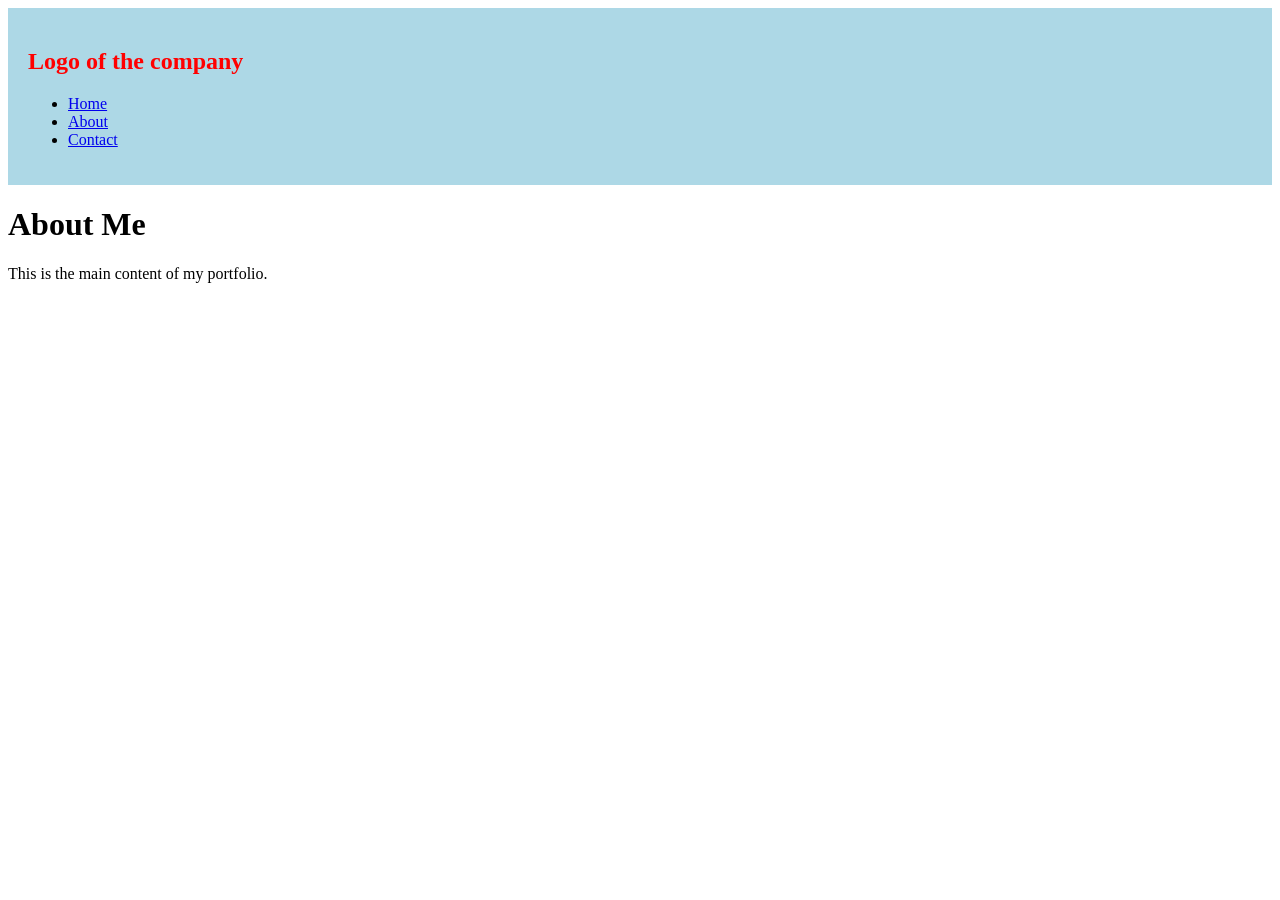
<file: about-me.html>
<!doctype html>
<html lang="en">
  <head>
    <meta charset="UTF-8" />
    <meta name="viewport" content="width=device-width, initial-scale=1.0" />
    <title>Portfolio</title>
  </head>
  <body>
    <header style="background-color: lightblue; padding: 20px">
      <nav>
        <h2 style="color: red">Logo of the company</h2>
        <ul>
          <li><a href="index.html">Home</a></li>
          <li><a href="about-me.html">About</a></li>
          <li><a href="contact-me.html">Contact</a></li>
        </ul>
      </nav>
    </header>

    <main>
      <h1>About Me</h1>
      <p>This is the main content of my portfolio.</p>
    </main>
  </body>
</html>
</file>
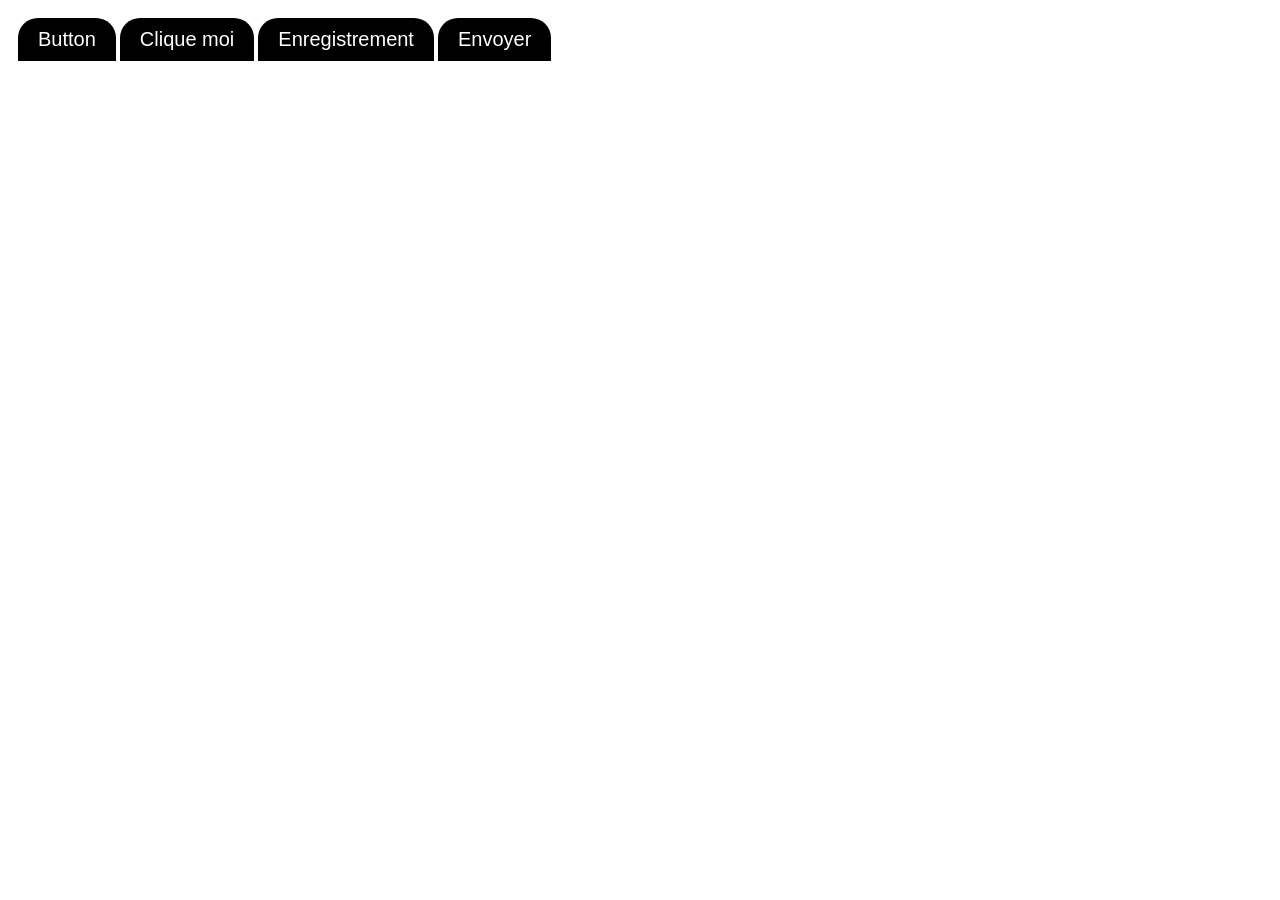
<file: button.html>
<!DOCTYPE html>
<html lang="en">
  <head>
    <meta charset="UTF-8" />
    <meta name="viewport" content="width=device-width, initial-scale=1.0" />
    <title>Button</title>
    <style>
      body {
        padding: 10px;
      }
      button {
        padding: 10px 20px;
        border: none;
        /* border-radius: 4px; */
        border-top-left-radius: 20px;
        border-top-right-radius: 20px;
        background-color: black;
        color: white;

        font-size: 20px;
        cursor: pointer;
      }

      button:hover {
        background-color: red;
      }
    </style>
  </head>
  <body>
    <button type="button">Button</button>
    <button type="button">Clique moi</button>
    <button type="button">Enregistrement</button>
    <button type="button">Envoyer</button>
  </body>
</html>
</file>
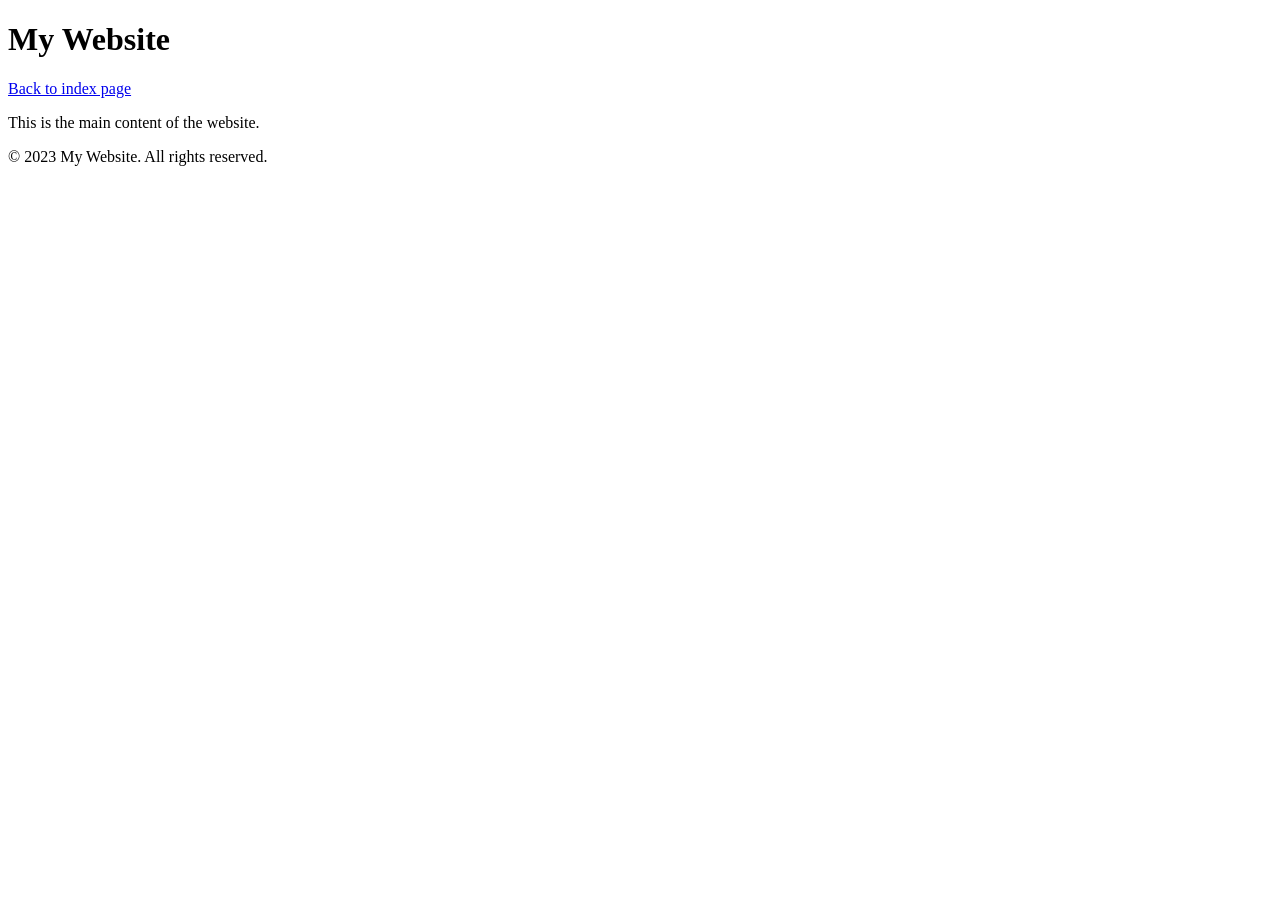
<file: clay.html>
<!doctype html>
<html lang="en">
  <head>
    <meta charset="UTF-8" />
    <meta name="viewport" content="width=device-width, initial-scale=1.0" />
    <title>Document</title>
  </head>
  <body>
    <header>
      <h1>My Website</h1>

      <a href="index.html" class="">Back to index page</a>
    </header>
    <main>
      <p>This is the main content of the website.</p>
    </main>
    <footer>
      <p>&copy; 2023 My Website. All rights reserved.</p>
    </footer>
  </body>
</html>
</file>
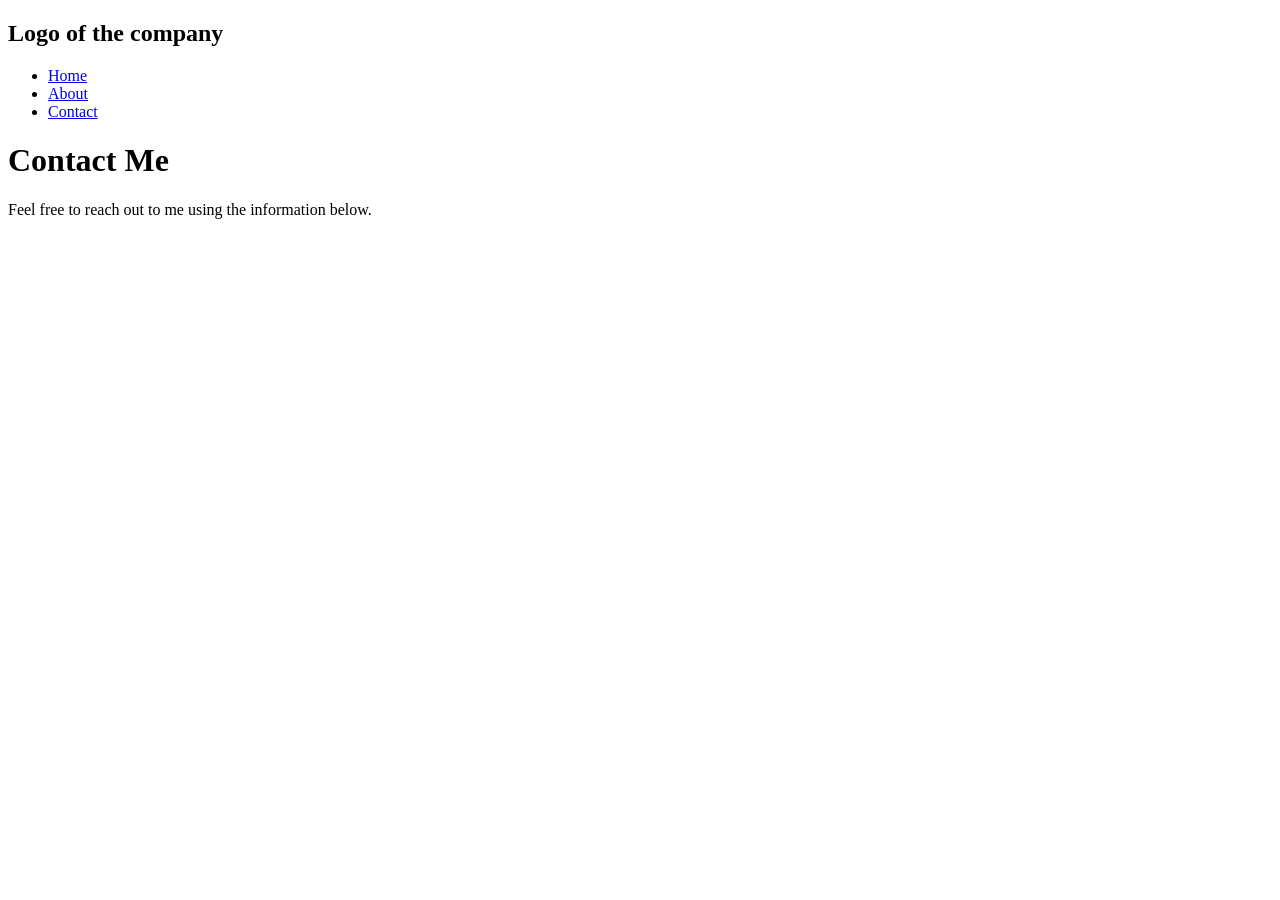
<file: contact-me.html>
<!doctype html>
<html lang="en">
  <head>
    <meta charset="UTF-8" />
    <meta name="viewport" content="width=device-width, initial-scale=1.0" />
    <title>Portfolio</title>
  </head>
  <body>
    <header>
      <nav>
        <h2>Logo of the company</h2>
        <ul>
          <li><a href="index.html">Home</a></li>
          <li><a href="about-me.html">About</a></li>
          <li><a href="contact-me.html">Contact</a></li>
        </ul>
      </nav>
    </header>

    <main>
      <h1>Contact Me</h1>
      <p>Feel free to reach out to me using the information below.</p>
    </main>
  </body>
</html>
</file>
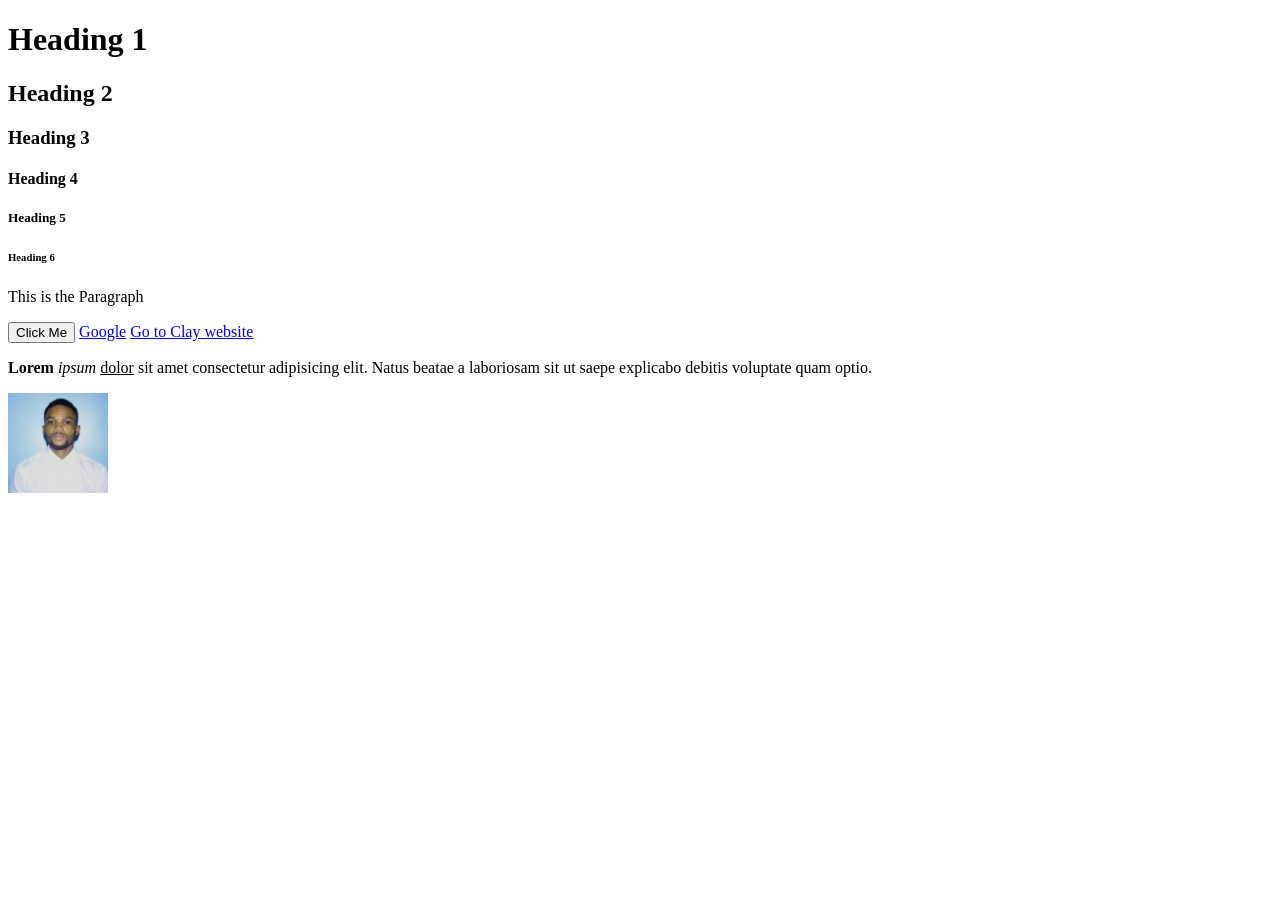
<file: index0.html>
<!doctype html>
<html lang="en">
  <head>
    <meta charset="UTF-8" />
    <meta name="viewport" content="width=device-width, initial-scale=1.0" />
    <title>Document</title>
  </head>
  <body>
    <h1>Heading 1</h1>
    <h2>Heading 2</h2>
    <h3>Heading 3</h3>
    <h4>Heading 4</h4>
    <h5>Heading 5</h5>
    <h6>Heading 6</h6>

    <p>This is the Paragraph</p>

    <button>Click Me</button>

    <a href="https://google.com">Google</a>

    <a href="clay.html">Go to Clay website</a>

    <p>
      <b>Lorem</b> <i>ipsum</i> <u>dolor</u> sit amet consectetur adipisicing
      elit. Natus beatae a laboriosam sit ut saepe explicabo debitis voluptate
      quam optio.
    </p>

    <img
      width="100"
      src="./Bisimwa Grace.jpeg"
      alt="Description of the image"
    />
  </body>
</html>
</file>
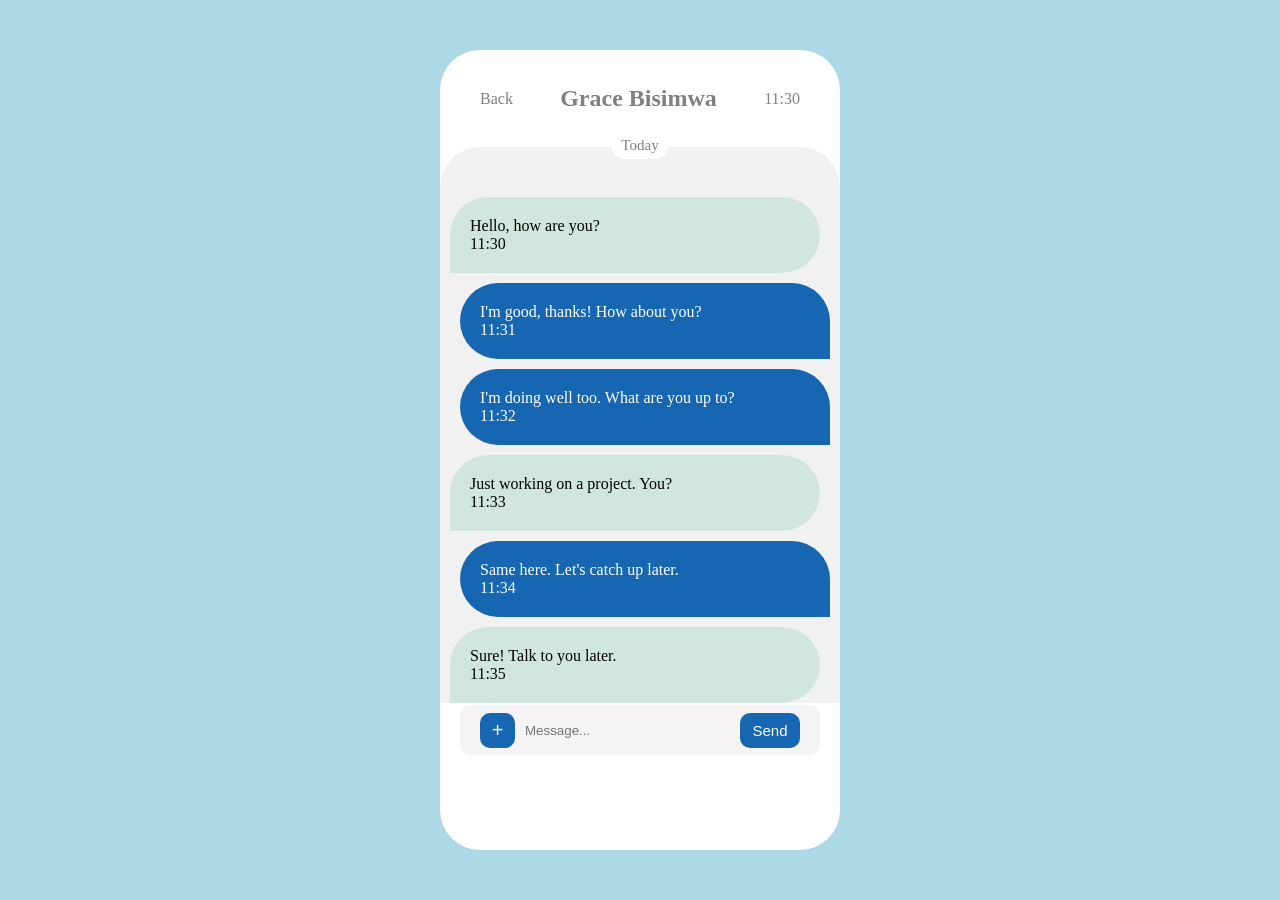
<file: messages.html>
<!doctype html>
<html lang="en">
  <head>
    <meta charset="UTF-8" />
    <meta name="viewport" content="width=device-width, initial-scale=1.0" />
    <title>Messages</title>
    <link rel="stylesheet" href="style.css" />
  </head>
  <body>
    <main class="">
      <div class="header">
        <a href="index.html" class="">Back</a>
        <h2 class="">Grace Bisimwa</h2>
        <span class="">11:30</span>
      </div>

      <div class="messages">
        <span class="moment" id="">Today</span>

        <div class="scroll">
          <div class="message me">
            <p class="text">Hello, how are you?</p>
            <span class="time">11:30</span>
          </div>

          <div class="message sender">
            <p class="text">I'm good, thanks! How about you?</p>
            <span class="time">11:31</span>
          </div>

          <div class="message sender">
            <p class="text">I'm doing well too. What are you up to?</p>
            <span class="time">11:32</span>
          </div>

          <div class="message me">
            <p class="text">Just working on a project. You?</p>
            <span class="time">11:33</span>
          </div>

          <div class="message sender">
            <p class="text">Same here. Let's catch up later.</p>
            <span class="time">11:34</span>
          </div>

          <div class="message me">
            <p class="text">Sure! Talk to you later.</p>
            <span class="time">11:35</span>
          </div>
        </div>
      </div>

      <div class="input">
        <button class="plus">+</button>
        <input type="text" placeholder="Message..." />
        <button class="send">Send</button>
      </div>
    </main>
  </body>
</html>
</file>
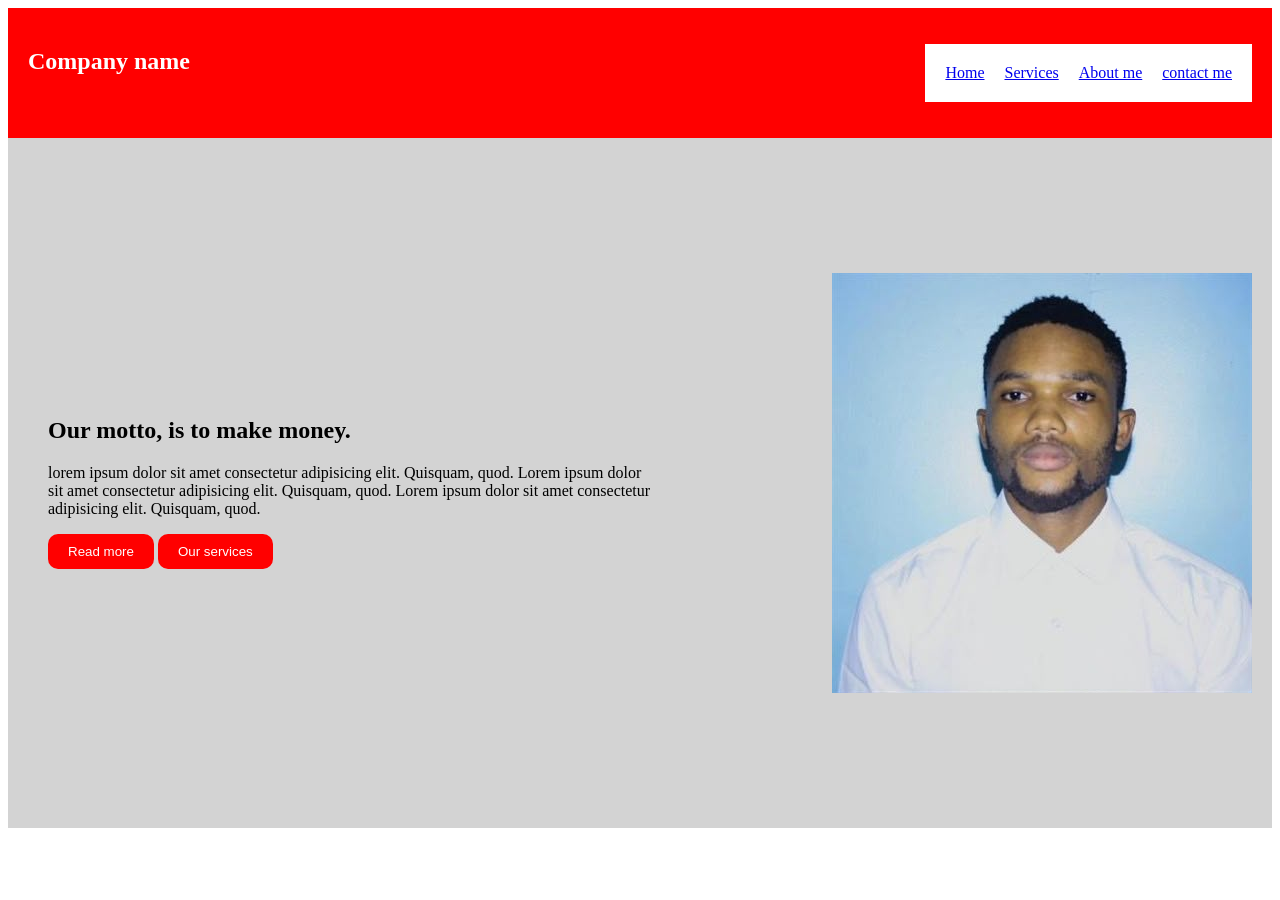
<file: mission.html>
<!doctype html>
<html lang="en">
  <head>
    <meta charset="UTF-8" />
    <meta name="viewport" content="width=device-width, initial-scale=1.0" />
    <title>Document</title>
    <style>
      nav {
        background-color: red;
        color: white;
        padding: 20px;
        display: flex;
        flex-direction: row;
        justify-content: space-between;
      }
      nav ul {
        list-style: none;
        background-color: white;
        display: flex;
        flex-direction: row;
        padding: 10px;
      }
      nav ul li {
        margin: 10px;
      }

      section {
        background-color: lightgray;
        height: 650px;
        display: flex;
        align-items: center;
        padding: 20px;
        justify-content: space-between;
      }
      section div {
        width: 50%;
        padding: 20px;
        /* background-color: lightblue; ctrl+/ */
      }
      section div button {
        padding-top: 10px;
        padding-bottom: 10px;
        padding-left: 20px;
        padding-right: 20px;
        cursor: pointer;
        color: white;
        background-color: red;
        border: none;
        border-radius: 10px;
      }
    </style>
  </head>
  <body>
    <header>
      <nav>
        <h1>Company name</h1>

        <ul>
          <li><a href="index.html">Home</a></li>
          <li><a href="services.html">Services</a></li>
          <li><a href="about-me.html">About me</a></li>
          <li><a href="contact-me.html">contact me</a></li>
        </ul>
      </nav>
    </header>

    <section class="">
      <div>
        <h1>Our motto, is to make money.</h1>
        <p>
          lorem ipsum dolor sit amet consectetur adipisicing elit. Quisquam,
          quod. Lorem ipsum dolor sit amet consectetur adipisicing elit.
          Quisquam, quod. Lorem ipsum dolor sit amet consectetur adipisicing
          elit. Quisquam, quod.
        </p>

        <button>Read more</button>
        <button>Our services</button>
      </div>

      <img src="./Bisimwa Grace.jpeg" alt="Mission Image" />
    </section>
  </body>
</html>
</file>
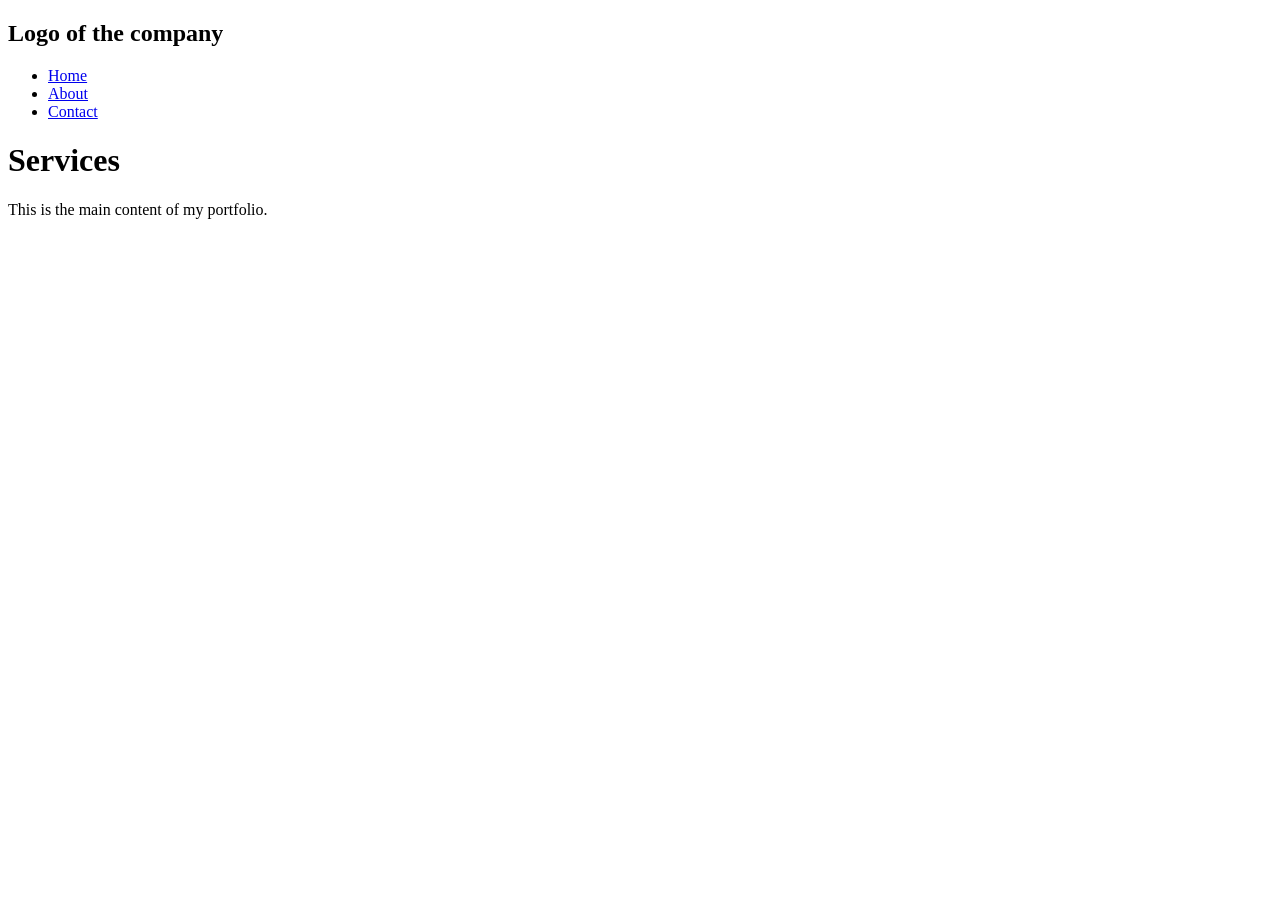
<file: services.html>
<!doctype html>
<html lang="en">
  <head>
    <meta charset="UTF-8" />
    <meta name="viewport" content="width=device-width, initial-scale=1.0" />
    <title>Portfolio</title>
  </head>
  <body>
    <header>
      <nav>
        <h2>Logo of the company</h2>
        <ul>
          <li><a href="index.html">Home</a></li>
          <li><a href="about-me.html">About</a></li>
          <li><a href="contact-me.html">Contact</a></li>
        </ul>
      </nav>
    </header>

    <main>
      <h1>Services</h1>
      <p>This is the main content of my portfolio.</p>
    </main>
  </body>
</html>
</file>
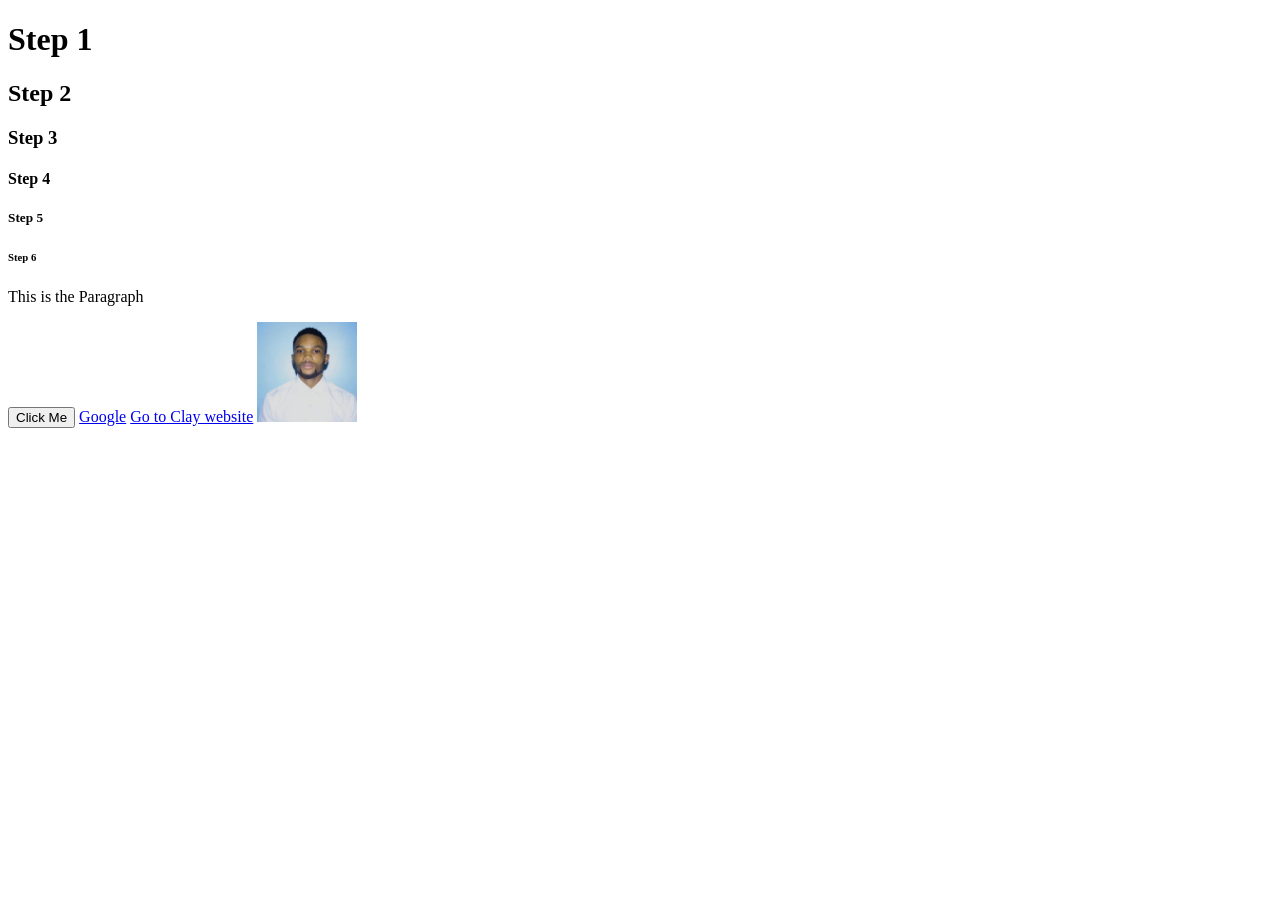
<file: step.html>
<!doctype html>
<html lang="en">
  <head>
    <meta charset="UTF-8" />
    <meta name="viewport" content="width=device-width, initial-scale=1.0" />
    <title>Document</title>
  </head>
  <body>
    <h1>Step 1</h1>
    <h2>Step 2</h2>
    <h3>Step 3</h3>
    <h4>Step 4</h4>
    <h5>Step 5</h5>
    <h6>Step 6</h6>
    <p>This is the Paragraph</p>
    <button>Click Me</button>
    <a href="https://google.com">Google</a>
    <a href="clay.html">Go to Clay website</a>

    <img
      width="100"
      src="./Bisimwa Grace.jpeg"
      alt="Description of the image"
    />
  </body>
</html>
</file>
<file: style.css>
* {
  padding: 0;
  margin: 0;
  box-sizing: border-box;
}

body {
  background-color: lightblue;
  display: flex;
  justify-content: center;
  align-items: center;
}

main {
  overflow: hidden;
  width: 400px;
  height: 800px;
  margin: 50px auto;
  border-radius: 40px;
  background-color: white;
}

.header {
  display: flex;
  align-items: center;
  color: grey;
  justify-content: space-between;
  padding: 35px 40px;
}
.header a {
  color: grey;
  text-decoration: none;
}
.messages {
  background-color: #f1f1f1;
  padding: 40px 10px 0 10px;
  border-radius: 40px 40px 0 0;
}
.moment {
  position: absolute;
  left: 50%;
  transform: translateX(-50%);
  background-color: white;
  padding: 5px 10px;
  border-radius: 20px;
  font-size: 15px;
  font-weight: light;
  color: grey;
  margin-top: -55px;
}
.message {
  padding: 20px;
  margin: 10px 0;
}
.message.me {
  /* width: fit-content; */
  background-color: #d1e7dd;
  margin-left: auto;
  margin-right: 10px;
  border-top-right-radius: 40px;
  border-top-left-radius: 40px;
  border-bottom-right-radius: 40px;
}
.message.sender {
  background-color: #1666b1;
  color: white;
  margin-right: auto;
  margin-left: 10px;
  border-top-right-radius: 40px;
  border-top-left-radius: 40px;
  border-bottom-left-radius: 40px;
}

.input {
  width: 90%;
  margin: 0 auto;
  margin-top: -8px;
  border-radius: 10px;
  position: relative;
  background-color: #f0ededa9;
  height: 50px;
  padding: 20px;
  display: flex;
  align-items: center;
  /* justify-content: space-between; */
  gap: 10px;
}

.input input {
  width: 100%;
  border: none;
  outline: none;
  background-color: transparent;
}

.input button.plus {
  width: 35px;
  height: 35px;
  border: none;
  outline: none;
  background-color: #1666b1;
  color: white;
  padding: 10px 15px;
  border-radius: 10px;
  font-size: 20px;

  display: flex;
  justify-content: center;
  align-items: center;
  cursor: pointer;
}

.input button.send {
  width: 60px;
  height: 35px;
  border: none;
  outline: none;
  background-color: #1666b1;
  color: white;
  padding: 10px 15px;
  border-radius: 10px;
  font-size: 15px;

  display: flex;
  justify-content: center;
  align-items: center;
  cursor: pointer;
}
</file>
